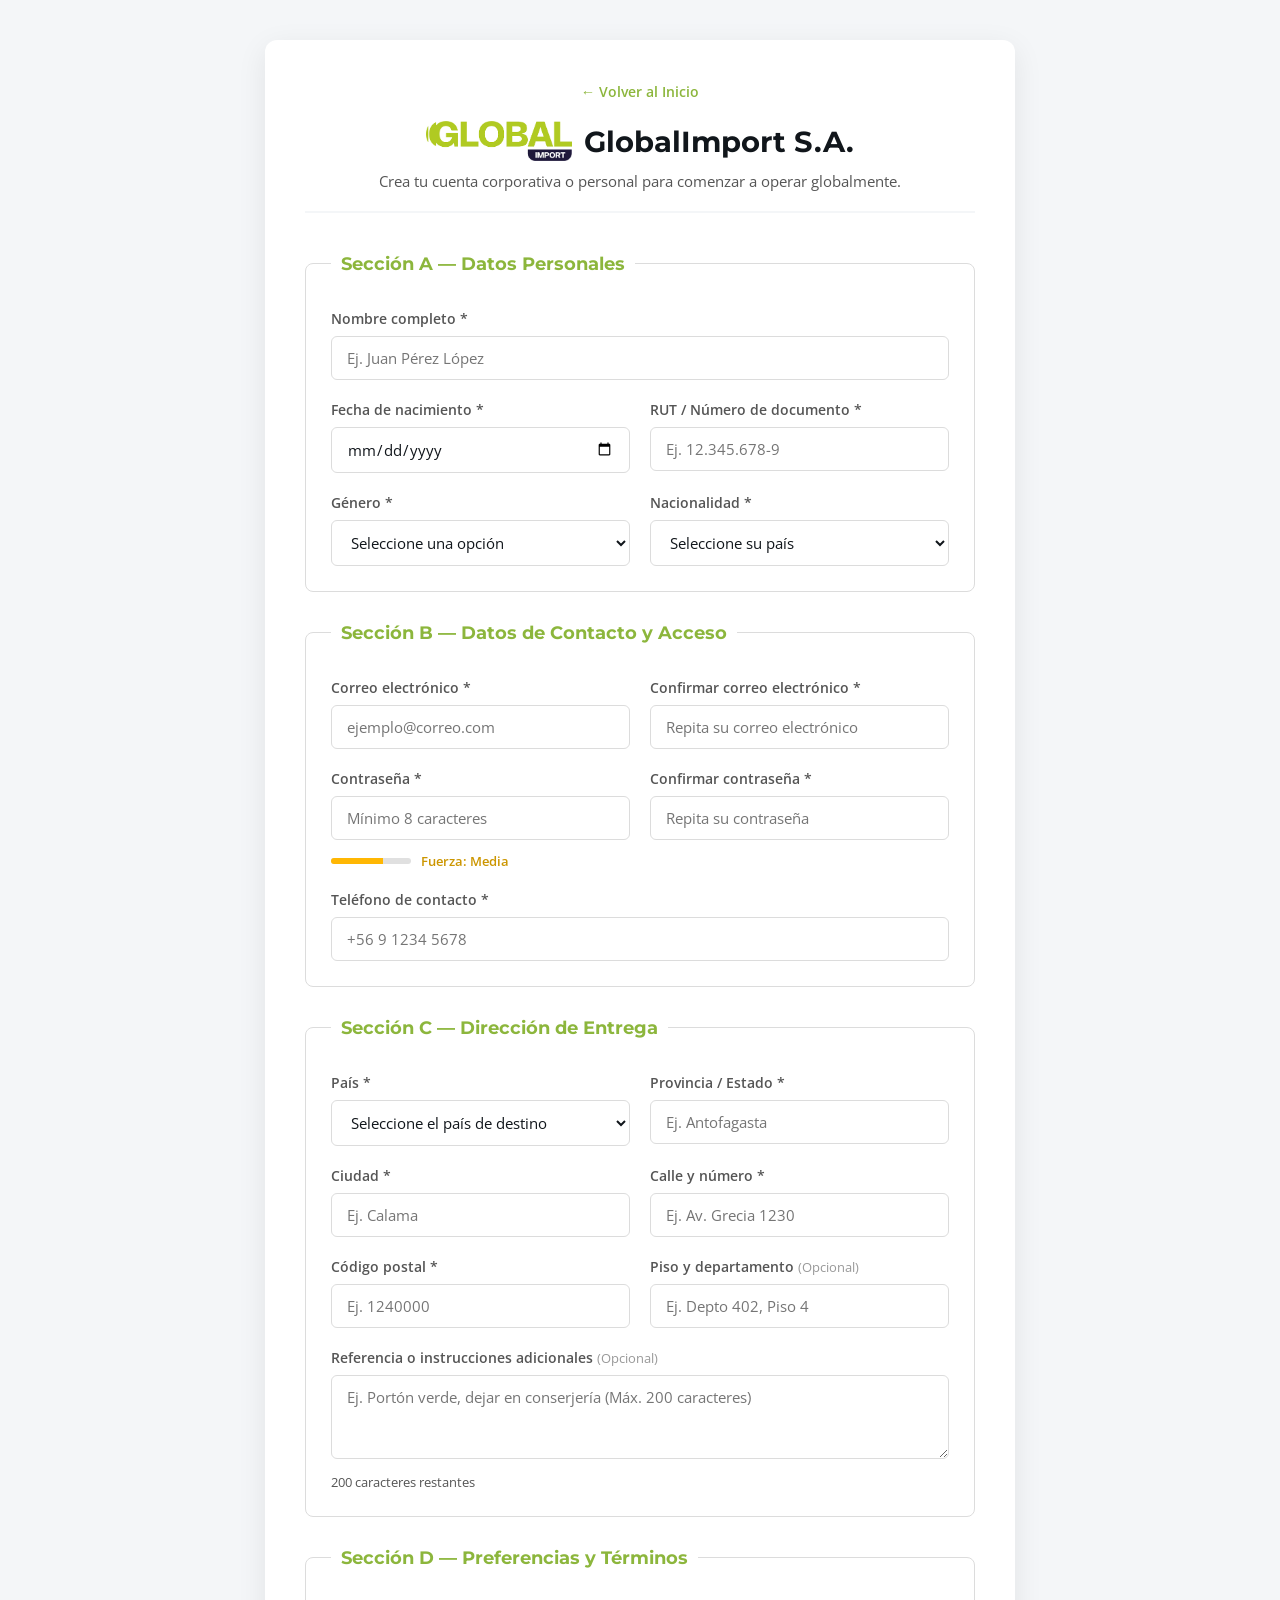
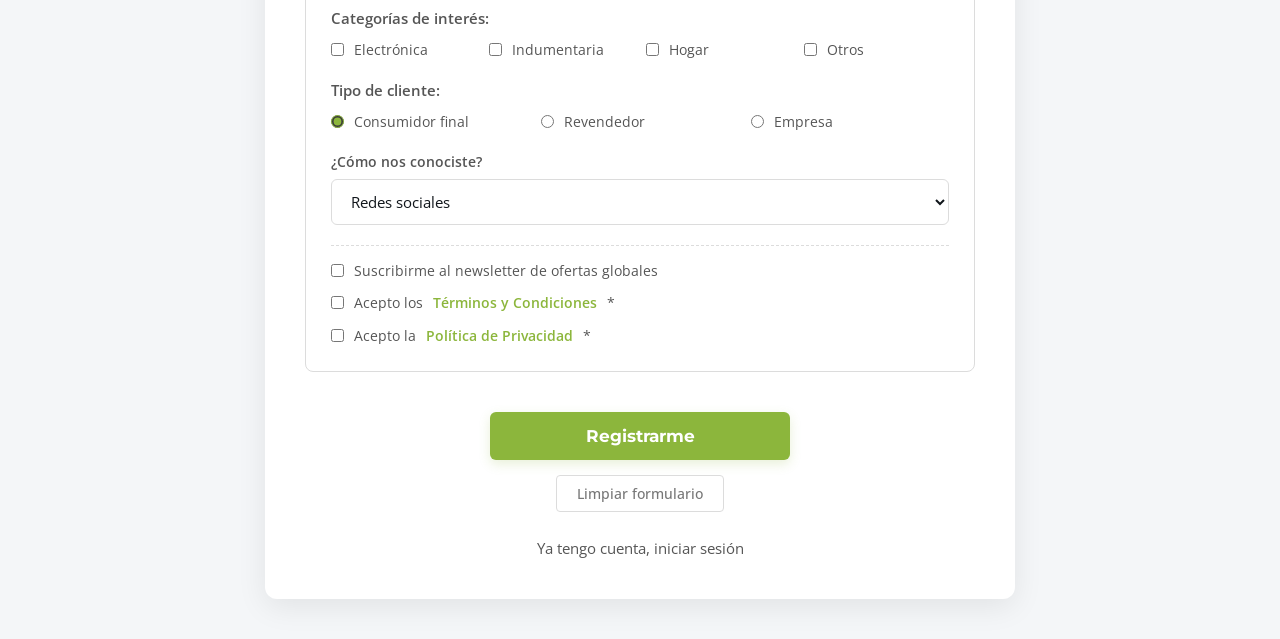
<file: registro.html>
<!DOCTYPE html>
<html lang="es">
<head>
    <meta charset="UTF-8">
    <meta name="viewport" content="width=device-width, initial-scale=1.0">
    <title>GlobalImport S.A. | Registro de Usuario</title>
    <link rel="stylesheet" href="registro.css">
</head>
<body>

    <main class="register-container">
        
        <header class="register-header">
            <a href="index.html" class="back-link">← Volver al Inicio</a>
            <div class="brand-logo">
                <img src="assets/nombreempresa.png" alt="Logo GlobalImport" class="form-logo-img">
                <h1>GlobalImport S.A.</h1>
            </div>
            <p>Crea tu cuenta corporativa o personal para comenzar a operar globalmente.</p>
        </header>

        <form action="#" method="POST" class="register-form">

            <fieldset class="form-section">
                <legend>Sección A — Datos Personales</legend>
                <div class="form-grid">
                    <div class="form-group full-width">
                        <label for="nombre">Nombre completo *</label>
                        <input type="text" id="nombre" name="nombre" placeholder="Ej. Juan Pérez López" required>
                    </div>

                    <div class="form-group">
                        <label for="nacimiento">Fecha de nacimiento *</label>
                        <input type="date" id="nacimiento" name="nacimiento" required>
                    </div>

                    <div class="form-group">
                        <label for="rut">RUT / Número de documento *</label>
                        <input type="text" id="rut" name="rut" placeholder="Ej. 12.345.678-9" required>
                    </div>

                    <div class="form-group">
                        <label for="genero">Género *</label>
                        <select id="genero" name="genero" required>
                            <option value="" disabled selected>Seleccione una opción</option>
                            <option value="masculino">Masculino</option>
                            <option value="femenino">Femenino</option>
                            <option value="no-binario">No binario</option>
                            <option value="no-decir">Prefiero no decir</option>
                        </select>
                    </div>

                    <div class="form-group">
                        <label for="nacionalidad">Nacionalidad *</label>
                        <select id="nacionalidad" name="nacionalidad" required>
                            <option value="" disabled selected>Seleccione su país</option>
                            <option value="cl">Chile</option>
                            <option value="ar">Argentina</option>
                            <option value="pe">Perú</option>
                            <option value="co">Colombia</option>
                            <option value="br">Brasil</option>
                            <option value="mx">México</option>
                            <option value="es">España</option>
                            <option value="us">Estados Unidos</option>
                        </select>
                    </div>
                </div>
            </fieldset>

            <fieldset class="form-section">
                <legend>Sección B — Datos de Contacto y Acceso</legend>
                <div class="form-grid">
                    <div class="form-group">
                        <label for="email">Correo electrónico *</label>
                        <input type="email" id="email" name="email" placeholder="ejemplo@correo.com" required>
                    </div>

                    <div class="form-group">
                        <label for="confirm-email">Confirmar correo electrónico *</label>
                        <input type="email" id="confirm-email" name="confirm-email" placeholder="Repita su correo electrónico" required>
                    </div>

                    <div class="form-group">
                        <label for="password">Contraseña *</label>
                        <input type="password" id="password" name="password" placeholder="Mínimo 8 caracteres" required>
                        <div class="password-strength">
                            <span class="strength-bar indicator-medium"></span>
                            <span class="strength-text">Fuerza: Media</span>
                        </div>
                    </div>

                    <div class="form-group">
                        <label for="confirm-password">Confirmar contraseña *</label>
                        <input type="password" id="confirm-password" name="confirm-password" placeholder="Repita su contraseña" required>
                    </div>

                    <div class="form-group full-width">
                        <label for="telefono">Teléfono de contacto *</label>
                        <input type="tel" id="telefono" name="telefono" placeholder="+56 9 1234 5678" required>
                    </div>
                </div>
            </fieldset>

            <fieldset class="form-section">
                <legend>Sección C — Dirección de Entrega</legend>
                <div class="form-grid">
                    <div class="form-group">
                        <label for="pais-entrega">País *</label>
                        <select id="pais-entrega" name="pais-entrega" required>
                            <option value="" disabled selected>Seleccione el país de destino</option>
                            <option value="cl">Chile</option>
                            <option value="ar">Argentina</option>
                            <option value="pe">Perú</option>
                            <option value="co">Colombia</option>
                            <option value="br">Brasil</option>
                            <option value="mx">México</option>
                            <option value="es">España</option>
                            <option value="us">Estados Unidos</option>
                        </select>
                    </div>

                    <div class="form-group">
                        <label for="provencia">Provincia / Estado *</label>
                        <input type="text" id="provencia" name="provencia" placeholder="Ej. Antofagasta" required>
                    </div>

                    <div class="form-group">
                        <label for="ciudad">Ciudad *</label>
                        <input type="text" id="ciudad" name="ciudad" placeholder="Ej. Calama" required>
                    </div>

                    <div class="form-group">
                        <label for="calle">Calle y número *</label>
                        <input type="text" id="calle" name="calle" placeholder="Ej. Av. Grecia 1230" required>
                    </div>

                    <div class="form-group">
                        <label for="codigo-postal">Código postal *</label>
                        <input type="text" id="codigo-postal" name="codigo-postal" placeholder="Ej. 1240000" required>
                    </div>

                    <div class="form-group">
                        <label for="piso-depto">Piso y departamento <span class="optional">(Opcional)</span></label>
                        <input type="text" id="piso-depto" name="piso-depto" placeholder="Ej. Depto 402, Piso 4">
                    </div>

                    <div class="form-group full-width">
                        <label for="referencias">Referencia o instrucciones adicionales <span class="optional">(Opcional)</span></label>
                        <textarea id="referencias" name="referencias" rows="3" maxlength="200" placeholder="Ej. Portón verde, dejar en conserjería (Máx. 200 caracteres)"></textarea>
                    </div>
                </div>
            </fieldset>

            <fieldset class="form-section">
                <legend>Sección D — Preferencias y Términos</legend>
                
                <div class="form-group-options">
                    <span class="options-title">Categorías de interés:</span>
                    <div class="options-grid">
                        <label class="option-label"><input type="checkbox" name="intereses" value="electronica"> Electrónica</label>
                        <label class="option-label"><input type="checkbox" name="intereses" value="indumentaria"> Indumentaria</label>
                        <label class="option-label"><input type="checkbox" name="intereses" value="hogar"> Hogar</label>
                        <label class="option-label"><input type="checkbox" name="intereses" value="otros"> Otros</label>
                    </div>
                </div>

                <div class="form-group-options">
                    <span class="options-title">Tipo de cliente:</span>
                    <div class="options-grid">
                        <label class="option-label"><input type="radio" name="tipo_cliente" value="consumidor" checked> Consumidor final</label>
                        <label class="option-label"><input type="radio" name="tipo_cliente" value="revendedor"> Revendedor</label>
                        <label class="option-label"><input type="radio" name="tipo_cliente" value="empresa"> Empresa</label>
                    </div>
                </div>

                <div class="form-grid">
                    <div class="form-group full-width">
                        <label for="origen">¿Cómo nos conociste?</label>
                        <select id="origen" name="origen">
                            <option value="redes-sociales">Redes sociales</option>
                            <option value="recomendacion">Recomendación</option>
                            <option value="busqueda-web">Búsqueda web</option>
                            <option value="publicidad">Publicidad</option>
                            <option value="otro">Otro</option>
                        </select>
                    </div>
                </div>

                <div class="legal-container">
                    <label class="option-label">
                        <input type="checkbox" name="newsletter" value="si"> Suscribirme al newsletter de ofertas globales
                    </label>
                    <label class="option-label">
                        <input type="checkbox" name="terminos" value="aceptado" required> Acepto los <a href="#modal-ficticio" class="legal-link">Términos y Condiciones</a> *
                    </label>
                    <label class="option-label">
                        <input type="checkbox" name="privacidad" value="aceptado" required> Acepto la <a href="#modal-ficticio" class="legal-link">Política de Privacidad</a> *
                    </label>
                </div>
            </fieldset>

            <div class="form-actions">
                <button type="submit" class="btn-submit">Registrarme</button>
                <button type="reset" class="btn-reset">Limpiar formulario</button>
                <div class="login-redirect">
                    <a href="#login-ficticio" class="login-link">Ya tengo cuenta, iniciar sesión</a>
                </div>
            </div>

        </form>
    </main>

    <script src="validaciones.js"></script>
</body>
</html>
</file>
<file: registro.css>
/* IMPORTACIÓN DE LAS MISMAS FUENTES PARA MANTENER COHERENCIA VISUAL */
@import url('https://fonts.googleapis.com/css2?family=Montserrat:wght@400;600;700&family=Open+Sans:wght@300;400;600&display=swap');

/* VARIABLES DE DISEÑO COHERENTES CON GLOBALIMPORT S.A. */
:root {
    --color-principal: #8cb63c;       /* Verde corporativo */
    --color-principal-hover: #769b32; /* Verde interacciones */
    --color-oscuro: #11161b;          /* Color de textos y títulos */
    --color-claro: #ffffff;           /* Fondos de contenedores */
    --color-fondo-pagina: #f4f6f8;    /* Fondo suave exterior */
    --color-bordes: #dcdcdc;          /* Gris para bordes de inputs */
    --color-texto-suave: #555555;     /* Gris para subtítulos y labels */
    --color-error: #e63946;           /* Rojo para validaciones de la Etapa 3 */
    
    --fuente-titulos: 'Montserrat', sans-serif;
    --fuente-cuerpo: 'Open Sans', sans-serif;
}

/* RESETEO Y CONFIGURACIÓN BÁSICA */
* {
    margin: 0;
    padding: 0;
    box-sizing: border-box;
}

body {
    font-family: var(--fuente-cuerpo);
    background-color: var(--color-fondo-pagina);
    color: var(--color-oscuro);
    padding: 40px 20px;
    display: flex;
    justify-content: center;
    align-items: center;
    min-height: 100vh;
}

/* REQUISITO: Formulario centrado en la página con un ancho máximo de 700-800px */
.register-container {
    background-color: var(--color-claro);
    width: 100%;
    max-width: 750px; /* Dentro del rango de 700-800px */
    padding: 40px;
    border-radius: 12px;
    box-shadow: 0 8px 30px rgba(0, 0, 0, 0.08);
}

/* ENLACE VOLVER ATRÁS */
.back-link {
    display: inline-block;
    color: var(--color-principal);
    text-decoration: none;
    font-weight: 600;
    font-size: 0.9rem;
    margin-bottom: 20px;
    transition: color 0.2s ease;
}

.back-link:hover {
    color: var(--color-principal-hover);
}

/* CABECERA */
.register-header {
    text-align: center;
    margin-bottom: 40px;
    border-bottom: 2px solid var(--color-fondo-pagina);
    padding-bottom: 20px;
}

.brand-logo {
    display: flex;
    align-items: center;
    justify-content: center;
    gap: 12px;
    margin-bottom: 10px;
}

.form-logo-img {
    height: 40px;
    width: auto;
    object-fit: contain;
}

.register-header h1 {
    font-family: var(--fuente-titulos);
    font-size: 1.8rem;
    color: var(--color-oscuro);
}

.register-header p {
    color: var(--color-texto-suave);
    font-size: 0.95rem;
}

/* REQUISITO: Secciones del formulario visualmente diferenciadas (fondo, borde o título) */
.form-section {
    border: 1px solid var(--color-bordes);
    border-radius: 8px;
    padding: 25px;
    margin-bottom: 30px;
    background-color: var(--color-claro);
}

.form-section legend {
    font-family: var(--fuente-titulos);
    font-weight: 700;
    font-size: 1.1rem;
    color: var(--color-principal);
    padding: 0 10px;
}

/* REQUISITO: Uso de CSS Grid para alinear campos en dos columnas en desktop */
.form-grid {
    display: grid;
    grid-template-columns: repeat(2, 1fr); /* Fuerza las dos columnas simétricas en pantallas grandes */
    gap: 20px;
    margin-top: 10px;
}

.form-group {
    display: flex;
    flex-direction: column;
    gap: 8px;
}

/* Campos que ignoran las dos columnas para abarcar todo el ancho */
.form-group.full-width {
    grid-column: span 2;
}

/* ESTILO DE LABELS E INPUTS */
.form-group label {
    font-size: 0.9rem;
    font-weight: 600;
    color: var(--color-texto-suave);
}

.form-group label .optional {
    font-size: 0.8rem;
    color: #999;
    font-weight: 400;
}

.form-group input, 
.form-group select, 
.form-group textarea {
    padding: 11px 15px;
    font-size: 0.95rem;
    border: 1px solid var(--color-bordes);
    border-radius: 6px;
    font-family: var(--fuente-cuerpo);
    color: var(--color-oscuro);
    background-color: var(--color-claro);
    transition: border-color 0.2s ease, box-shadow 0.2s ease;
}

/* REQUISITO: Los campos deben verse distintos en estado :focus (borde de color, sombra suave) */
.form-group input:focus, 
.form-group select:focus, 
.form-group textarea:focus {
    outline: none;
    border-color: var(--color-principal);
    box-shadow: 0 0 0 4px rgba(140, 182, 60, 0.15); /* Sombra suave de enfoque */
}

/* REQUISITO: Campos con error (Etapa 3) con clase CSS lista para aplicar borde rojo */
.form-group input.input-error,
.form-group select.input-error,
.form-group textarea.input-error {
    border-color: var(--color-error) !important;
    background-color: #fff5f5; /* Un sutil fondo rojizo para mejorar la UX */
}

/* Estado :focus cuando el campo tiene un error */
.form-group input.input-error:focus,
.form-group select.input-error:focus,
.form-group textarea.input-error:focus {
    box-shadow: 0 0 0 4px rgba(230, 57, 70, 0.15); /* Sombra suave roja */
}

.form-group textarea {
    resize: vertical;
}

/* INDICADOR VISUAL DE FUERZA DE CONTRASEÑA */
.password-strength {
    display: flex;
    align-items: center;
    gap: 10px;
    margin-top: 4px;
}

.strength-bar {
    height: 6px;
    width: 80px;
    background-color: #e0e0e0;
    border-radius: 3px;
    position: relative;
    overflow: hidden;
}

.strength-bar.indicator-medium::before {
    content: '';
    position: absolute;
    left: 0;
    top: 0;
    height: 100%;
    width: 65%;
    background-color: #ffb703;
}

.strength-text {
    font-size: 0.8rem;
    color: #cc9600;
    font-weight: 600;
}

/* GRUPOS DE OPCIONES (CHECKBOX Y RADIOS) */
.form-group-options {
    margin-top: 15px;
    margin-bottom: 20px;
}

.options-title {
    display: block;
    font-size: 0.95rem;
    font-weight: 600;
    color: var(--color-texto-suave);
    margin-bottom: 12px;
}

.options-grid {
    display: grid;
    grid-template-columns: repeat(auto-fit, minmax(140px, 1fr));
    gap: 12px;
}

/* CONTENEDOR LEGAL */
.legal-container {
    display: flex;
    flex-direction: column;
    gap: 12px;
    margin-top: 20px;
    padding-top: 15px;
    border-top: 1px dashed var(--color-bordes);
}

.option-label {
    display: flex;
    align-items: flex-start;
    gap: 10px;
    font-size: 0.9rem;
    color: var(--color-texto-suave);
    cursor: pointer;
    line-height: 1.4;
}

.option-label input[type="checkbox"], 
.option-label input[type="radio"] {
    margin-top: 3px;
    accent-color: var(--color-principal);
    cursor: pointer;
}

.legal-link {
    color: var(--color-principal);
    text-decoration: none;
    font-weight: 600;
}

.legal-link:hover {
    text-decoration: underline;
}

/* BOTONES DE ACCIÓN */
.form-actions {
    display: flex;
    flex-direction: column;
    align-items: center;
    gap: 15px;
    margin-top: 40px;
}

.btn-submit {
    width: 100%;
    max-width: 300px;
    padding: 14px;
    font-size: 1.05rem;
    font-weight: 700;
    color: var(--color-claro);
    background-color: var(--color-principal);
    border: none;
    border-radius: 6px;
    cursor: pointer;
    font-family: var(--fuente-titulos);
    box-shadow: 0 4px 12px rgba(140, 182, 60, 0.2);
    transition: background-color 0.2s ease, transform 0.1s ease;
}

.btn-submit:hover {
    background-color: var(--color-principal-hover);
    transform: translateY(-1px);
}

.btn-submit:active {
    transform: translateY(0);
}

.btn-reset {
    background: none;
    border: 1px solid var(--color-bordes);
    color: #777;
    padding: 8px 20px;
    font-size: 0.9rem;
    font-weight: 500;
    border-radius: 4px;
    cursor: pointer;
    font-family: var(--fuente-cuerpo);
    transition: background-color 0.2s ease, color 0.2s ease;
}

.btn-reset:hover {
    background-color: #f0f0f0;
    color: var(--color-oscuro);
}

.login-redirect {
    margin-top: 10px;
}

.login-link {
    font-size: 0.95rem;
    color: var(--color-texto-suave);
    text-decoration: none;
    transition: color 0.2s ease;
}

.login-link:hover {
    color: var(--color-principal);
    text-decoration: underline;
}

/* REQUISITO: El diseño debe ser responsive: en mobile los campos ocupan el 100% del ancho */
@media (max-width: 650px) {
    .register-container {
        padding: 24px 16px;
    }
    
    .form-section {
        padding: 20px 12px;
    }

    /* Rompe las dos columnas y obliga a que cada campo use todo el ancho (100%) */
    .form-grid {
        grid-template-columns: 1fr;
    }
    
    .form-group.full-width {
        grid-column: span 1;
    }
    
    .options-grid {
        grid-template-columns: 1fr;
        gap: 15px;
    }
}
</file>
